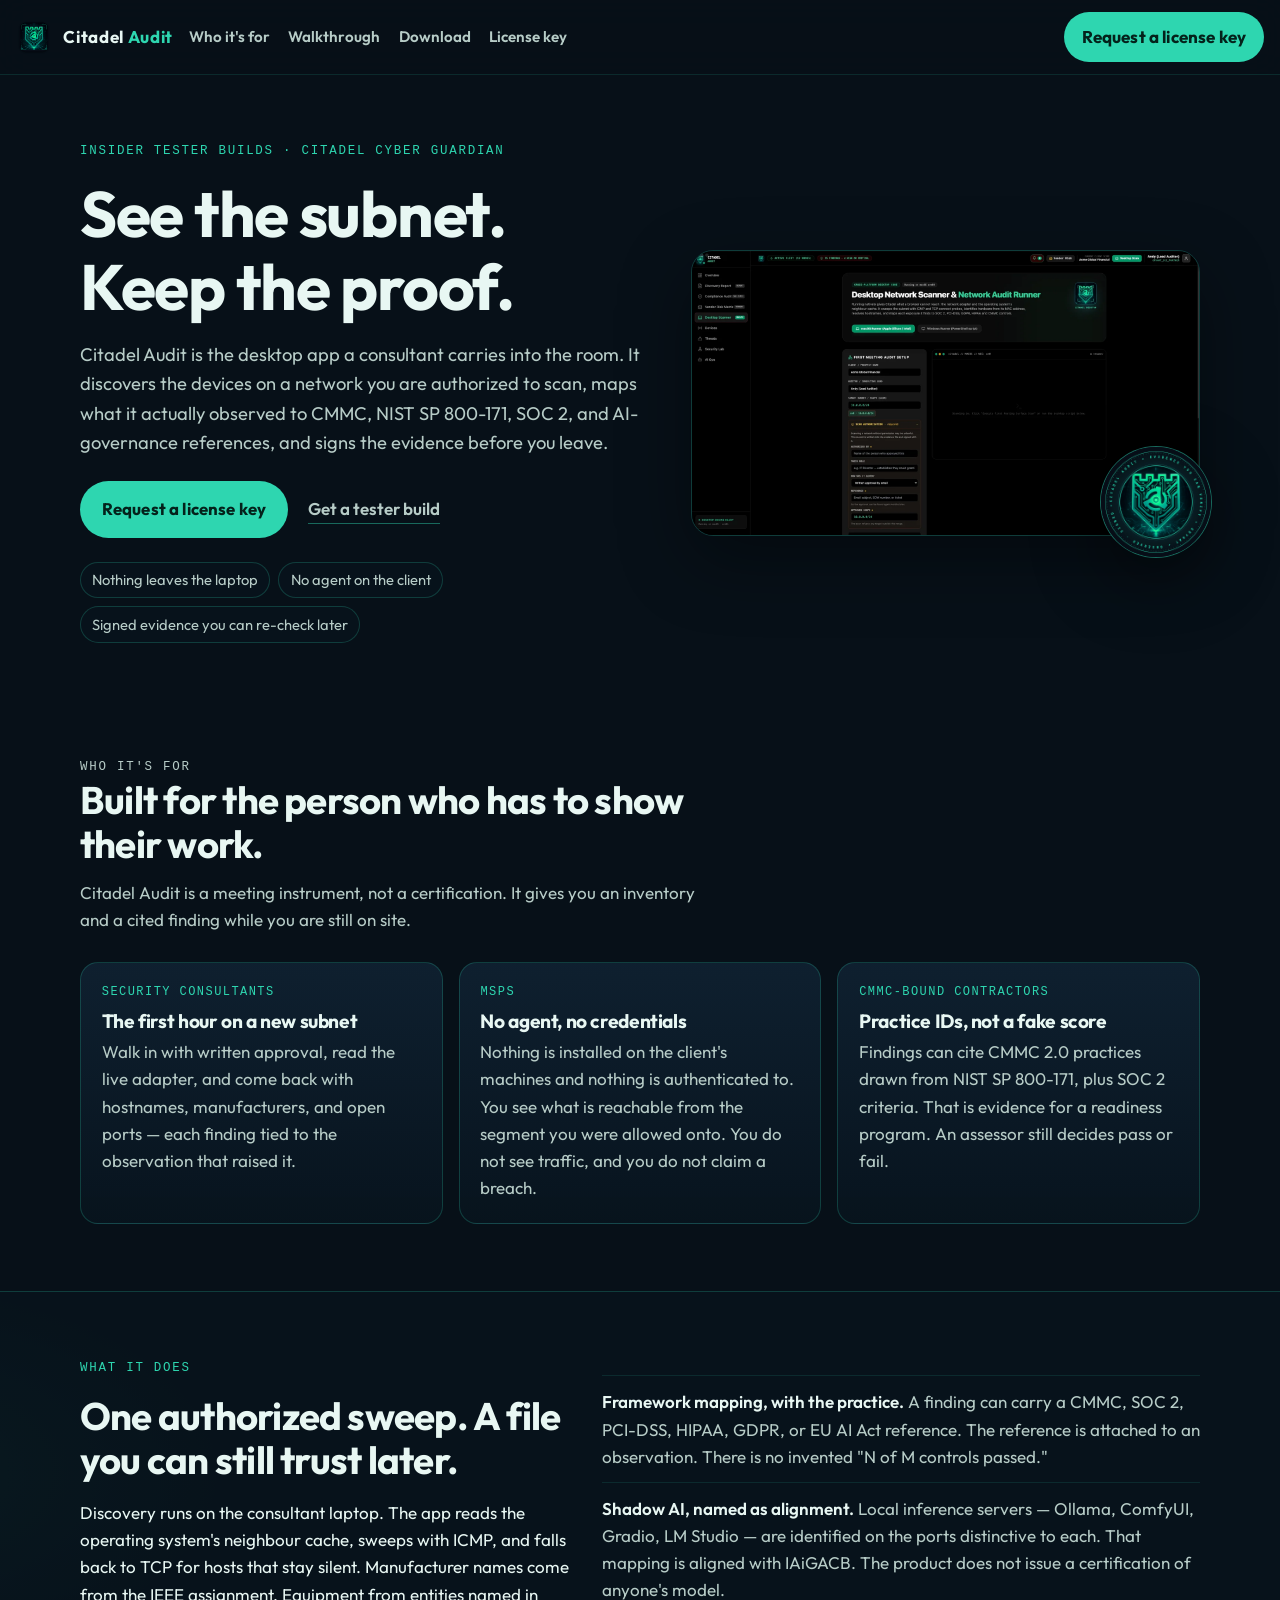
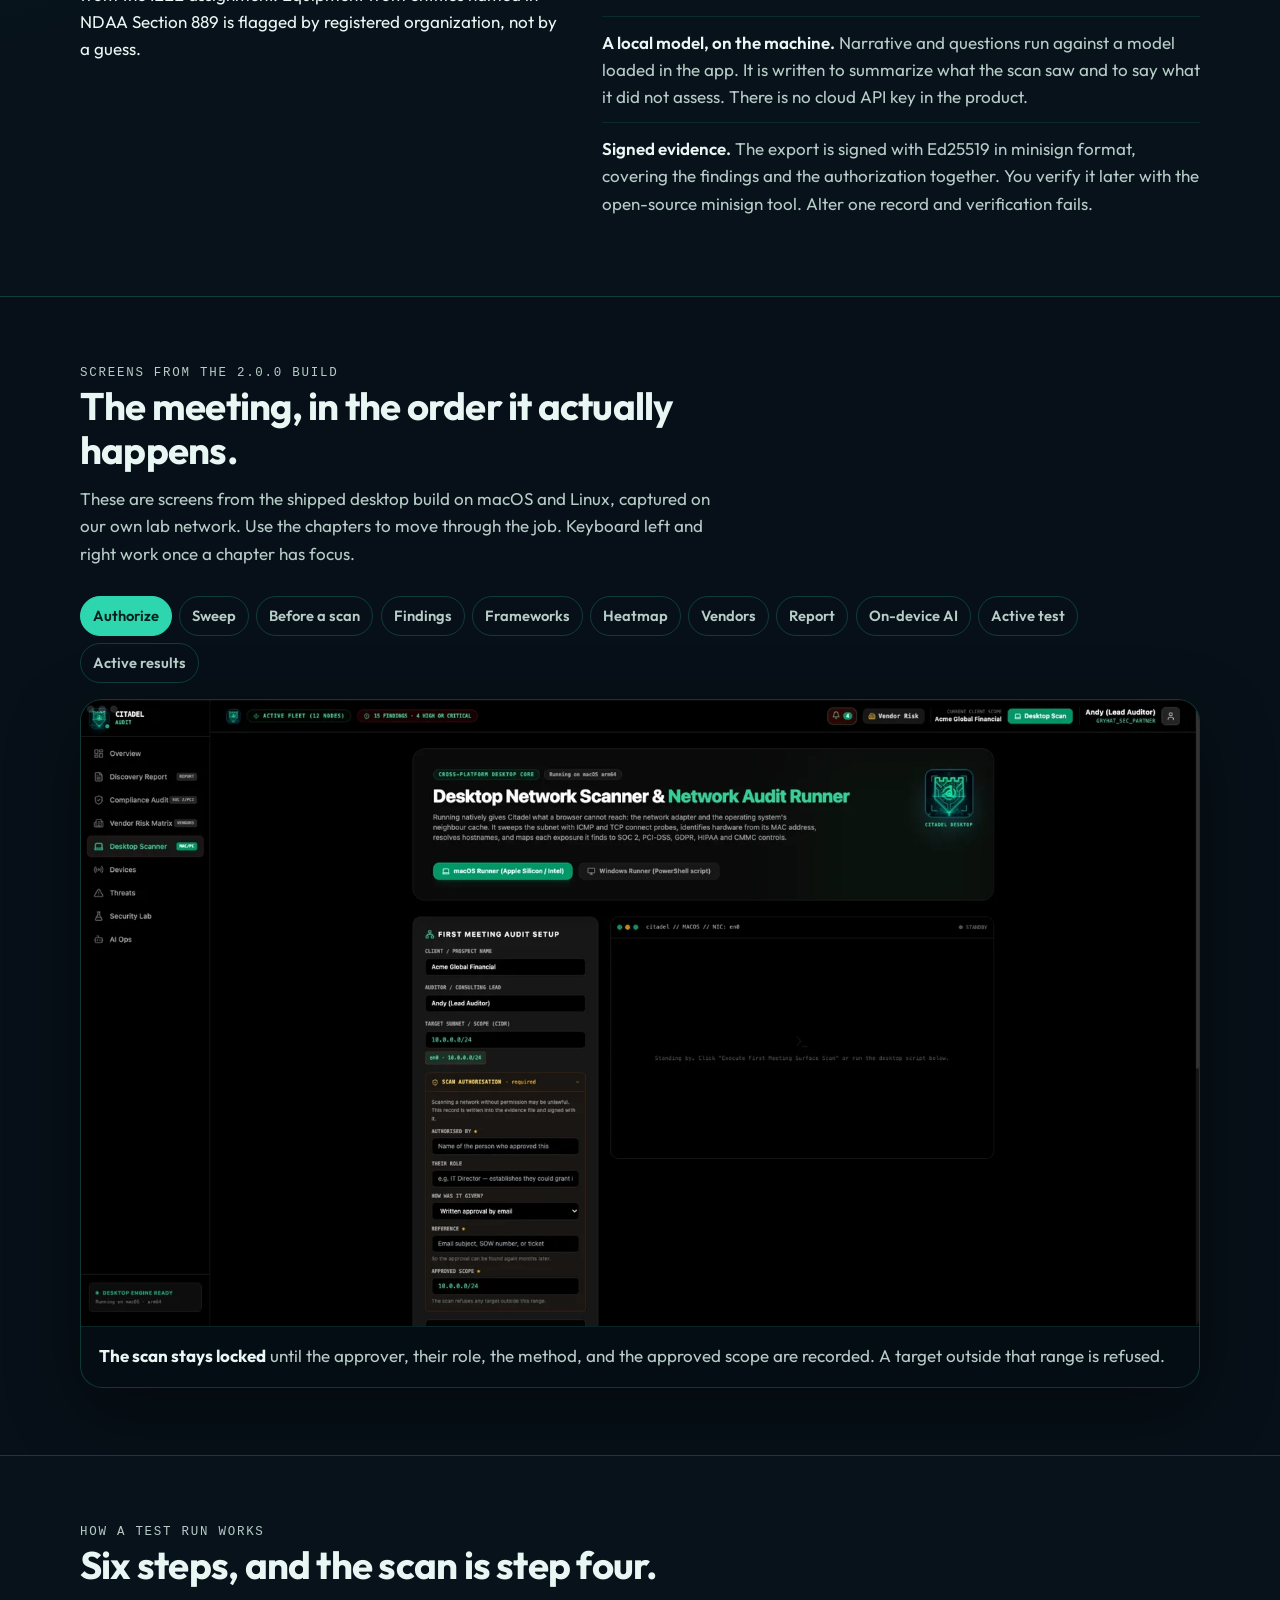
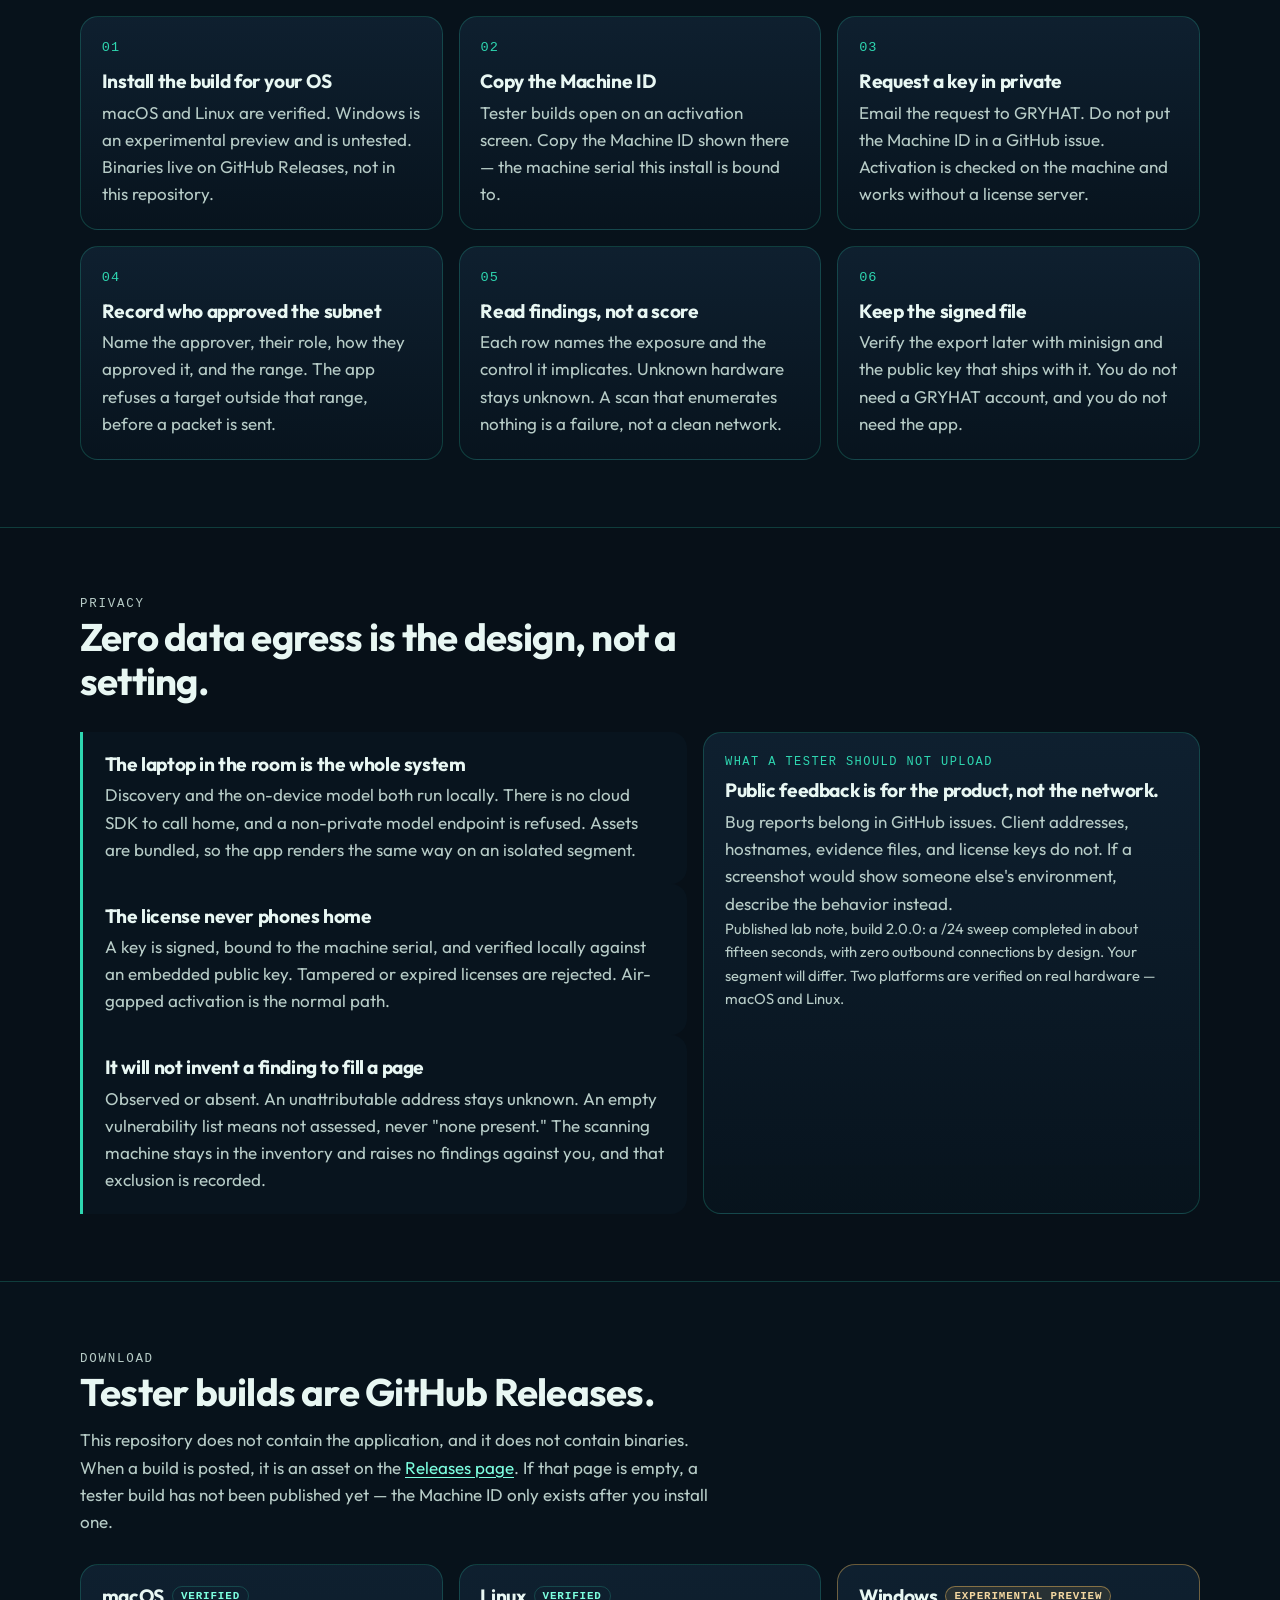
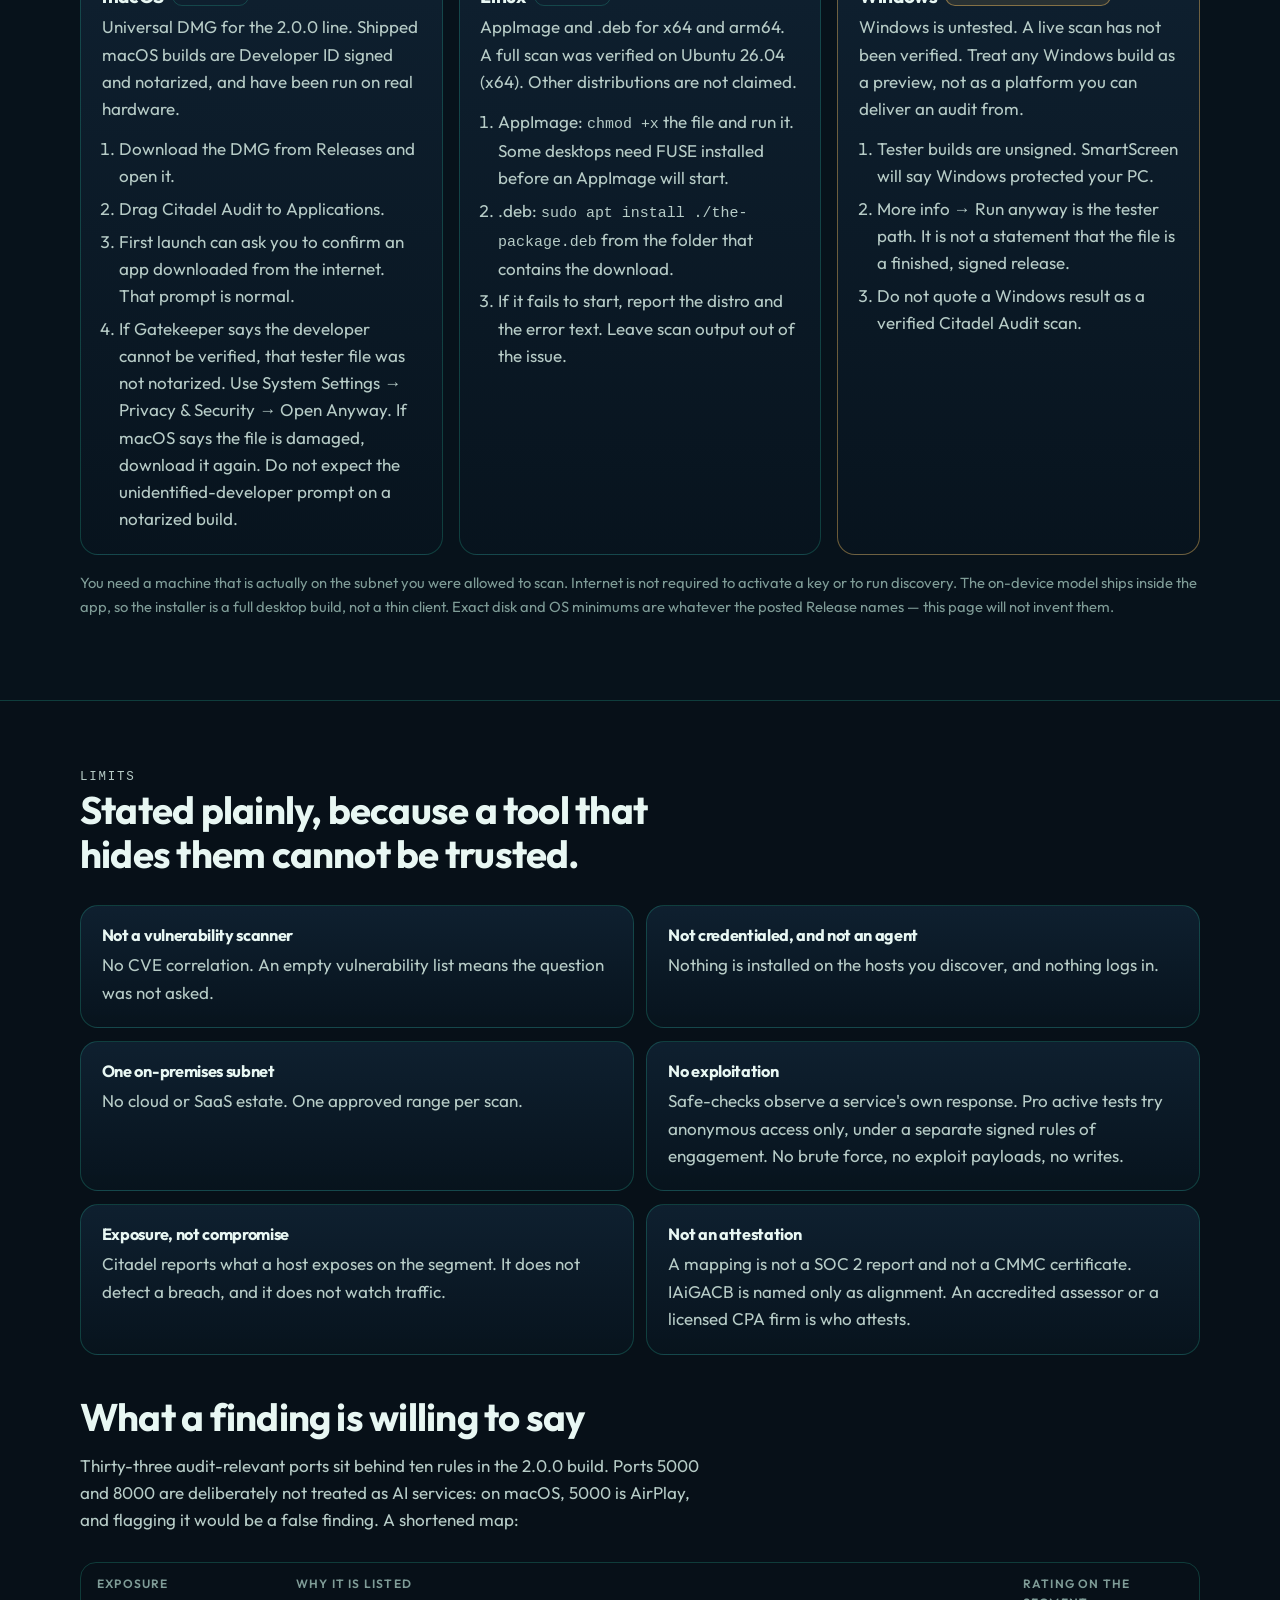
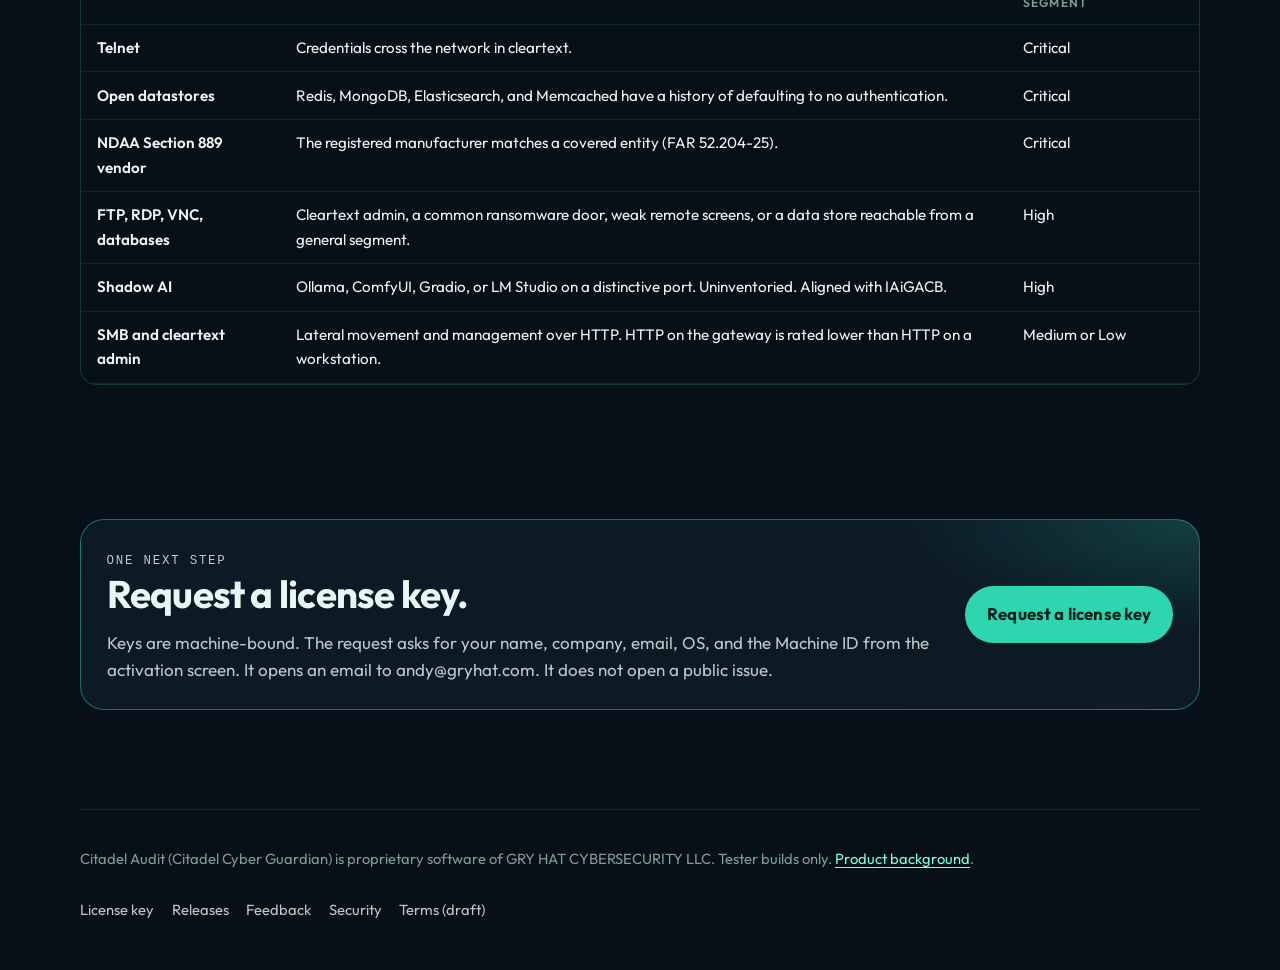
<file: docs/index.html>
<!DOCTYPE html>
<html lang="en">
<head>
  <meta charset="utf-8">
  <meta name="viewport" content="width=device-width, initial-scale=1">
  <title>Citadel Audit — evidence-cited network audits, on the laptop</title>
  <meta name="description" content="Citadel Audit is the on-device network audit for consultants, MSPs, and CMMC contractors. Signed evidence, a local model, no data egress. Insider tester builds.">
  <link rel="canonical" href="https://thegryhat.github.io/citadel-audit/">
  <meta name="theme-color" content="#071018">
  <meta property="og:title" content="Citadel Audit — evidence you can verify">
  <meta property="og:description" content="Discover the devices on a network you are authorized to scan. Findings cite what was observed. The evidence file is signed. Nothing leaves the laptop.">
  <meta property="og:type" content="website">
  <meta property="og:url" content="https://thegryhat.github.io/citadel-audit/">
  <meta property="og:image" content="https://thegryhat.github.io/citadel-audit/assets/og-citadel-audit.jpg">
  <meta property="og:image:alt" content="Citadel Audit by GRYHAT — evidence you can verify">
  <meta property="og:image:width" content="1200">
  <meta property="og:image:height" content="630">
  <meta property="og:site_name" content="Citadel Audit">
  <meta property="og:locale" content="en_US">
  <meta name="twitter:card" content="summary_large_image">
  <meta name="twitter:title" content="Citadel Audit — evidence you can verify">
  <meta name="twitter:description" content="On-device discovery for consultants and CMMC-bound contractors. Signed evidence. No data egress.">
  <meta name="twitter:image" content="https://thegryhat.github.io/citadel-audit/assets/og-citadel-audit.jpg">
  <meta name="twitter:image:alt" content="Citadel Audit by GRYHAT — evidence you can verify">
  <link rel="icon" href="favicon.png" type="image/png">
  <link rel="apple-touch-icon" href="apple-touch-icon.png">
  <link rel="manifest" href="site.webmanifest">
  <link rel="stylesheet" href="css/site.css">
  <script type="application/ld+json">
  {
    "@context": "https://schema.org",
    "@type": "SoftwareApplication",
    "name": "Citadel Audit",
    "alternateName": "Citadel Cyber Guardian",
    "applicationCategory": "SecurityApplication",
    "operatingSystem": "macOS, Linux, Windows",
    "description": "Desktop app that discovers devices on an authorized network and produces evidence-cited security and compliance mappings, with signed exports and a local on-device model. Zero data egress.",
    "softwareVersion": "2.0.0",
    "url": "https://thegryhat.github.io/citadel-audit/",
    "image": "https://thegryhat.github.io/citadel-audit/assets/og-citadel-audit.jpg",
    "downloadUrl": "https://github.com/TheGRYHAT/citadel-audit/releases",
    "publisher": {
      "@type": "Organization",
      "name": "GRY HAT CYBERSECURITY LLC",
      "url": "https://www.gryhat.com"
    },
    "offers": {
      "@type": "Offer",
      "availability": "https://schema.org/LimitedAvailability",
      "description": "Insider tester builds. A machine-bound license key is required and is requested privately."
    }
  }
  </script>
</head>
<body>
  <a class="skip" href="#content">Skip to content</a>
  <header class="site-header">
    <a class="brand" href="index.html">
      <img src="assets/citadel-audit-icon.webp" alt="" width="36" height="36">
      <span>Citadel <em>Audit</em></span>
    </a>
    <nav class="site-nav" id="site-nav" data-nav>
      <a href="#who">Who it's for</a>
      <a href="#walkthrough">Walkthrough</a>
      <a href="#download">Download</a>
      <a href="request.html">License key</a>
    </nav>
    <button class="btn btn-ghost menu-toggle" type="button" data-menu-toggle aria-expanded="false" aria-controls="site-nav">Menu</button>
    <a class="btn header-cta" href="request.html"><span class="cta-long">Request a license key</span><span class="cta-short">License key</span></a>
  </header>

  <main id="content">
    <div class="wrap hero">
      <div>
        <p class="eyebrow">Insider tester builds · Citadel Cyber Guardian</p>
        <h1>See the subnet. Keep the proof.</h1>
        <p class="lede">Citadel Audit is the desktop app a consultant carries into the room. It discovers the devices on a network you are authorized to scan, maps what it actually observed to CMMC, NIST SP 800-171, SOC 2, and AI-governance references, and signs the evidence before you leave.</p>
        <div class="hero-actions">
          <a class="btn btn-lg" href="request.html">Request a license key</a>
          <a class="text-link" href="#download">Get a tester build</a>
        </div>
        <ul class="promises">
          <li>Nothing leaves the laptop</li>
          <li>No agent on the client</li>
          <li>Signed evidence you can re-check later</li>
        </ul>
      </div>
      <figure class="hero-visual">
        <img src="assets/screens/scanner-setup.webp" alt="Citadel Audit desktop scanner. The first-meeting setup stays locked until the approver, their role, the method, and the approved subnet are recorded.">
        <img class="seal-float" src="assets/citadel-audit-seal.webp" alt="">
      </figure>
    </div>

    <section class="section" id="who">
      <div class="wrap">
        <div class="section-head">
          <p class="eyebrow">Who it's for</p>
          <h2>Built for the person who has to show their work.</h2>
          <p>Citadel Audit is a meeting instrument, not a certification. It gives you an inventory and a cited finding while you are still on site.</p>
        </div>
        <div class="audience">
          <article>
            <span class="kicker">Security consultants</span>
            <h3>The first hour on a new subnet</h3>
            <p>Walk in with written approval, read the live adapter, and come back with hostnames, manufacturers, and open ports — each finding tied to the observation that raised it.</p>
          </article>
          <article>
            <span class="kicker">MSPs</span>
            <h3>No agent, no credentials</h3>
            <p>Nothing is installed on the client's machines and nothing is authenticated to. You see what is reachable from the segment you were allowed onto. You do not see traffic, and you do not claim a breach.</p>
          </article>
          <article>
            <span class="kicker">CMMC-bound contractors</span>
            <h3>Practice IDs, not a fake score</h3>
            <p>Findings can cite CMMC 2.0 practices drawn from NIST SP 800-171, plus SOC 2 criteria. That is evidence for a readiness program. An assessor still decides pass or fail.</p>
          </article>
        </div>
      </div>
    </section>

    <section class="section band" id="product">
      <div class="wrap split">
        <div>
          <p class="eyebrow">What it does</p>
          <h2>One authorized sweep. A file you can still trust later.</h2>
          <p>Discovery runs on the consultant laptop. The app reads the operating system's neighbour cache, sweeps with ICMP, and falls back to TCP for hosts that stay silent. Manufacturer names come from the IEEE assignment. Equipment from entities named in NDAA Section 889 is flagged by registered organization, not by a guess.</p>
        </div>
        <ul class="fact-list">
          <li><strong>Framework mapping, with the practice.</strong> A finding can carry a CMMC, SOC 2, PCI-DSS, HIPAA, GDPR, or EU AI Act reference. The reference is attached to an observation. There is no invented "N of M controls passed."</li>
          <li><strong>Shadow AI, named as alignment.</strong> Local inference servers — Ollama, ComfyUI, Gradio, LM Studio — are identified on the ports distinctive to each. That mapping is aligned with IAiGACB. The product does not issue a certification of anyone's model.</li>
          <li><strong>A local model, on the machine.</strong> Narrative and questions run against a model loaded in the app. It is written to summarize what the scan saw and to say what it did not assess. There is no cloud API key in the product.</li>
          <li><strong>Signed evidence.</strong> The export is signed with Ed25519 in minisign format, covering the findings and the authorization together. You verify it later with the open-source minisign tool. Alter one record and verification fails.</li>
        </ul>
      </div>
    </section>

    <section class="section" id="walkthrough">
      <div class="wrap">
        <div class="section-head">
          <p class="eyebrow">Screens from the 2.0.0 build</p>
          <h2>The meeting, in the order it actually happens.</h2>
          <p>These are screens from the shipped desktop build on macOS and Linux, captured on our own lab network. Use the chapters to move through the job. Keyboard left and right work once a chapter has focus.</p>
        </div>
        <div class="story" data-story>
          <div class="story-nav" role="tablist" aria-label="Product walkthrough">
            <button type="button" role="tab" data-frame-tab="frame-authorize" aria-selected="true">Authorize</button>
            <button type="button" role="tab" data-frame-tab="frame-sweep" aria-selected="false">Sweep</button>
            <button type="button" role="tab" data-frame-tab="frame-empty" aria-selected="false">Before a scan</button>
            <button type="button" role="tab" data-frame-tab="frame-findings" aria-selected="false">Findings</button>
            <button type="button" role="tab" data-frame-tab="frame-frameworks" aria-selected="false">Frameworks</button>
            <button type="button" role="tab" data-frame-tab="frame-heatmap" aria-selected="false">Heatmap</button>
            <button type="button" role="tab" data-frame-tab="frame-vendors" aria-selected="false">Vendors</button>
            <button type="button" role="tab" data-frame-tab="frame-report" aria-selected="false">Report</button>
            <button type="button" role="tab" data-frame-tab="frame-ai" aria-selected="false">On-device AI</button>
            <button type="button" role="tab" data-frame-tab="frame-roe" aria-selected="false">Active test</button>
            <button type="button" role="tab" data-frame-tab="frame-active" aria-selected="false">Active results</button>
          </div>

          <figure class="story-frame is-active" id="frame-authorize" data-frame>
            <img src="assets/screens/scanner-setup.webp" alt="First-meeting audit setup. Scan authorization fields for who approved the scan, their role, how approval was given, a reference, and the approved subnet.">
            <figcaption><strong>The scan stays locked</strong> until the approver, their role, the method, and the approved scope are recorded. A target outside that range is refused.</figcaption>
          </figure>
          <figure class="story-frame" id="frame-sweep" data-frame>
            <img src="assets/screens/linux-scan-complete.webp" alt="Linux desktop after an authorized sweep. The log shows the scope, the recorded authorization, and a completed enumeration.">
            <figcaption><strong>Same app on Ubuntu (x64).</strong> A published lab run of build 2.0.0 enumerated 14 devices in 10.9 seconds, with the authorization already on the record. That is a lab measurement, not a promise about your network.</figcaption>
          </figure>
          <figure class="story-frame" id="frame-empty" data-frame>
            <img src="assets/screens/linux-no-scan-data.webp" alt="Dashboard before any scan, stating there is no data to report.">
            <figcaption><strong>No data is not a clean bill.</strong> Before a scan runs, the dashboard says there is nothing to report. It does not show a reassuring default.</figcaption>
          </figure>
          <figure class="story-frame" id="frame-findings" data-frame>
            <img src="assets/screens/findings-table.webp" alt="Findings table with a practice identifier, the literal observation, and remediation for each row.">
            <figcaption><strong>Each finding carries the practice, the literal observation, and the remediation.</strong> Severity describes exposure seen on the segment. The scanner cannot tell whether a service is patched.</figcaption>
          </figure>
          <figure class="story-frame" id="frame-frameworks" data-frame>
            <img src="assets/screens/compliance-frameworks.webp" alt="Framework overview built from observed findings across CMMC, SOC 2, PCI-DSS, GDPR, HIPAA, and AI governance.">
            <figcaption><strong>CMMC, SOC 2, PCI-DSS, GDPR, HIPAA, and AI governance</strong> — rows that exist because a finding exists. AI-governance references are aligned with IAiGACB. They are not a certification.</figcaption>
          </figure>
          <figure class="story-frame" id="frame-heatmap" data-frame>
            <img src="assets/screens/compliance-heatmap.webp" alt="Compliance heatmap of discovered devices against frameworks, colored by the exposure observed.">
            <figcaption><strong>Every discovered device against every framework</strong>, colored by the exposure actually seen. An empty cell is not a pass.</figcaption>
          </figure>
          <figure class="story-frame" id="frame-vendors" data-frame>
            <img src="assets/screens/vendor-risk.webp" alt="Vendor risk matrix with hardware attribution and NDAA status.">
            <figcaption><strong>Hardware attribution and NDAA status.</strong> Randomised addresses are reported as unattributable. They are not guessed.</figcaption>
          </figure>
          <figure class="story-frame" id="frame-report" data-frame>
            <img src="assets/screens/report-summary.webp" alt="Executive audit report summarizing findings and implicated frameworks.">
            <figcaption><strong>The report you keep.</strong> Findings and implicated frameworks, produced in the meeting. Findings only — not a certification.</figcaption>
          </figure>
          <figure class="story-frame" id="frame-ai" data-frame>
            <img src="assets/screens/linux-local-ai.webp" alt="On-device AI Ops panel answering from the last scan and stating what the scan did not assess.">
            <figcaption><strong>Asked for an analysis, the on-device model summarized only what the scan saw</strong> — and said what it did not assess. No CVE correlation, no credentialed inspection, no traffic analysis.</figcaption>
          </figure>
          <figure class="story-frame" id="frame-roe" data-frame>
            <img src="assets/screens/active-test-roe.webp" alt="Rules of engagement screen for authorized active testing, separate from discovery consent.">
            <figcaption><strong>Active testing needs its own signed permission</strong>, separate from discovery consent, and that permission is written into the evidence. It is a Pro capability.</figcaption>
          </figure>
          <figure class="story-frame" id="frame-active" data-frame>
            <img src="assets/screens/active-test-complete.webp" alt="Completed authorized active test, with checks that did not apply marked as skipped rather than passed.">
            <figcaption><strong>Every run is logged with who authorized it and who signed it.</strong> Checks that do not apply are skipped and said so. They are not counted as passes.</figcaption>
          </figure>
        </div>
      </div>
    </section>

    <section class="section band" id="how">
      <div class="wrap">
        <div class="section-head">
          <p class="eyebrow">How a test run works</p>
          <h2>Six steps, and the scan is step four.</h2>
        </div>
        <ol class="steps">
          <li class="step">
            <h3>Install the build for your OS</h3>
            <p>macOS and Linux are verified. Windows is an experimental preview and is untested. Binaries live on GitHub Releases, not in this repository.</p>
          </li>
          <li class="step">
            <h3>Copy the Machine ID</h3>
            <p>Tester builds open on an activation screen. Copy the Machine ID shown there — the machine serial this install is bound to.</p>
          </li>
          <li class="step">
            <h3>Request a key in private</h3>
            <p>Email the request to GRYHAT. Do not put the Machine ID in a GitHub issue. Activation is checked on the machine and works without a license server.</p>
          </li>
          <li class="step">
            <h3>Record who approved the subnet</h3>
            <p>Name the approver, their role, how they approved it, and the range. The app refuses a target outside that range, before a packet is sent.</p>
          </li>
          <li class="step">
            <h3>Read findings, not a score</h3>
            <p>Each row names the exposure and the control it implicates. Unknown hardware stays unknown. A scan that enumerates nothing is a failure, not a clean network.</p>
          </li>
          <li class="step">
            <h3>Keep the signed file</h3>
            <p>Verify the export later with minisign and the public key that ships with it. You do not need a GRYHAT account, and you do not need the app.</p>
          </li>
        </ol>
      </div>
    </section>

    <section class="section" id="privacy">
      <div class="wrap">
        <div class="section-head">
          <p class="eyebrow">Privacy</p>
          <h2>Zero data egress is the design, not a setting.</h2>
        </div>
        <div class="principles">
          <div>
            <article class="principle">
              <h3>The laptop in the room is the whole system</h3>
              <p>Discovery and the on-device model both run locally. There is no cloud SDK to call home, and a non-private model endpoint is refused. Assets are bundled, so the app renders the same way on an isolated segment.</p>
            </article>
            <article class="principle">
              <h3>The license never phones home</h3>
              <p>A key is signed, bound to the machine serial, and verified locally against an embedded public key. Tampered or expired licenses are rejected. Air-gapped activation is the normal path.</p>
            </article>
            <article class="principle">
              <h3>It will not invent a finding to fill a page</h3>
              <p>Observed or absent. An unattributable address stays unknown. An empty vulnerability list means not assessed, never "none present." The scanning machine stays in the inventory and raises no findings against you, and that exclusion is recorded.</p>
            </article>
          </div>
          <div class="panel">
            <span class="kicker">What a tester should not upload</span>
            <h3>Public feedback is for the product, not the network.</h3>
            <p>Bug reports belong in GitHub issues. Client addresses, hostnames, evidence files, and license keys do not. If a screenshot would show someone else's environment, describe the behavior instead.</p>
            <p class="quiet-note">Published lab note, build 2.0.0: a /24 sweep completed in about fifteen seconds, with zero outbound connections by design. Your segment will differ. Two platforms are verified on real hardware — macOS and Linux.</p>
          </div>
        </div>
      </div>
    </section>

    <section class="section band" id="download">
      <div class="wrap">
        <div class="section-head">
          <p class="eyebrow">Download</p>
          <h2>Tester builds are GitHub Releases.</h2>
          <p>This repository does not contain the application, and it does not contain binaries. When a build is posted, it is an asset on the <a href="https://github.com/TheGRYHAT/citadel-audit/releases">Releases page</a>. If that page is empty, a tester build has not been published yet — the Machine ID only exists after you install one.</p>
        </div>
        <div class="os-grid">
          <article class="os-card">
            <h3>macOS <span class="tag">Verified</span></h3>
            <p>Universal DMG for the 2.0.0 line. Shipped macOS builds are Developer ID signed and notarized, and have been run on real hardware.</p>
            <ol>
              <li>Download the DMG from Releases and open it.</li>
              <li>Drag Citadel Audit to Applications.</li>
              <li>First launch can ask you to confirm an app downloaded from the internet. That prompt is normal.</li>
              <li>If Gatekeeper says the developer cannot be verified, that tester file was not notarized. Use System Settings → Privacy &amp; Security → Open Anyway. If macOS says the file is damaged, download it again. Do not expect the unidentified-developer prompt on a notarized build.</li>
            </ol>
          </article>
          <article class="os-card">
            <h3>Linux <span class="tag">Verified</span></h3>
            <p>AppImage and .deb for x64 and arm64. A full scan was verified on Ubuntu 26.04 (x64). Other distributions are not claimed.</p>
            <ol>
              <li>AppImage: <code>chmod +x</code> the file and run it. Some desktops need FUSE installed before an AppImage will start.</li>
              <li>.deb: <code>sudo apt install ./the-package.deb</code> from the folder that contains the download.</li>
              <li>If it fails to start, report the distro and the error text. Leave scan output out of the issue.</li>
            </ol>
          </article>
          <article class="os-card experimental">
            <h3>Windows <span class="tag tag-amber">Experimental preview</span></h3>
            <p>Windows is untested. A live scan has not been verified. Treat any Windows build as a preview, not as a platform you can deliver an audit from.</p>
            <ol>
              <li>Tester builds are unsigned. SmartScreen will say Windows protected your PC.</li>
              <li>More info → Run anyway is the tester path. It is not a statement that the file is a finished, signed release.</li>
              <li>Do not quote a Windows result as a verified Citadel Audit scan.</li>
            </ol>
          </article>
        </div>
        <p class="quiet-note">You need a machine that is actually on the subnet you were allowed to scan. Internet is not required to activate a key or to run discovery. The on-device model ships inside the app, so the installer is a full desktop build, not a thin client. Exact disk and OS minimums are whatever the posted Release names — this page will not invent them.</p>
      </div>
    </section>

    <section class="section" id="limits">
      <div class="wrap">
        <div class="section-head">
          <p class="eyebrow">Limits</p>
          <h2>Stated plainly, because a tool that hides them cannot be trusted.</h2>
        </div>
        <div class="limits">
          <article class="limit">
            <h3>Not a vulnerability scanner</h3>
            <p>No CVE correlation. An empty vulnerability list means the question was not asked.</p>
          </article>
          <article class="limit">
            <h3>Not credentialed, and not an agent</h3>
            <p>Nothing is installed on the hosts you discover, and nothing logs in.</p>
          </article>
          <article class="limit">
            <h3>One on-premises subnet</h3>
            <p>No cloud or SaaS estate. One approved range per scan.</p>
          </article>
          <article class="limit">
            <h3>No exploitation</h3>
            <p>Safe-checks observe a service's own response. Pro active tests try anonymous access only, under a separate signed rules of engagement. No brute force, no exploit payloads, no writes.</p>
          </article>
          <article class="limit">
            <h3>Exposure, not compromise</h3>
            <p>Citadel reports what a host exposes on the segment. It does not detect a breach, and it does not watch traffic.</p>
          </article>
          <article class="limit">
            <h3>Not an attestation</h3>
            <p>A mapping is not a SOC 2 report and not a CMMC certificate. IAiGACB is named only as alignment. An accredited assessor or a licensed CPA firm is who attests.</p>
          </article>
        </div>

        <div class="section-head" style="margin-top:2.5rem">
          <h2>What a finding is willing to say</h2>
          <p>Thirty-three audit-relevant ports sit behind ten rules in the 2.0.0 build. Ports 5000 and 8000 are deliberately not treated as AI services: on macOS, 5000 is AirPlay, and flagging it would be a false finding. A shortened map:</p>
        </div>
        <div class="table-scroll">
          <table class="exposure">
            <thead>
              <tr><th>Exposure</th><th>Why it is listed</th><th>Rating on the segment</th></tr>
            </thead>
            <tbody>
              <tr><td>Telnet</td><td>Credentials cross the network in cleartext.</td><td>Critical</td></tr>
              <tr><td>Open datastores</td><td>Redis, MongoDB, Elasticsearch, and Memcached have a history of defaulting to no authentication.</td><td>Critical</td></tr>
              <tr><td>NDAA Section 889 vendor</td><td>The registered manufacturer matches a covered entity (FAR 52.204-25).</td><td>Critical</td></tr>
              <tr><td>FTP, RDP, VNC, databases</td><td>Cleartext admin, a common ransomware door, weak remote screens, or a data store reachable from a general segment.</td><td>High</td></tr>
              <tr><td>Shadow AI</td><td>Ollama, ComfyUI, Gradio, or LM Studio on a distinctive port. Uninventoried. Aligned with IAiGACB.</td><td>High</td></tr>
              <tr><td>SMB and cleartext admin</td><td>Lateral movement and management over HTTP. HTTP on the gateway is rated lower than HTTP on a workstation.</td><td>Medium or Low</td></tr>
            </tbody>
          </table>
        </div>
      </div>
    </section>

    <section class="section" id="request">
      <div class="wrap">
        <div class="cta-band">
          <div>
            <p class="eyebrow">One next step</p>
            <h2>Request a license key.</h2>
            <p>Keys are machine-bound. The request asks for your name, company, email, OS, and the Machine ID from the activation screen. It opens an email to andy@gryhat.com. It does not open a public issue.</p>
          </div>
          <a class="btn btn-lg" href="request.html">Request a license key</a>
        </div>
      </div>
    </section>
  </main>

  <footer class="site-footer">
    <div class="wrap">
      <p>Citadel Audit (Citadel Cyber Guardian) is proprietary software of GRY HAT CYBERSECURITY LLC. Tester builds only. <a href="https://www.gryhat.com/services/citadel-audit">Product background</a>.</p>
      <nav class="footer-nav" aria-label="Footer">
        <a href="request.html">License key</a>
        <a href="https://github.com/TheGRYHAT/citadel-audit/releases">Releases</a>
        <a href="https://github.com/TheGRYHAT/citadel-audit/issues/new/choose">Feedback</a>
        <a href="https://github.com/TheGRYHAT/citadel-audit/blob/public/SECURITY.md">Security</a>
        <a href="https://github.com/TheGRYHAT/citadel-audit/blob/public/LICENSE">Terms (draft)</a>
      </nav>
    </div>
  </footer>
  <script src="js/site.js"></script>
</body>
</html>
</file>
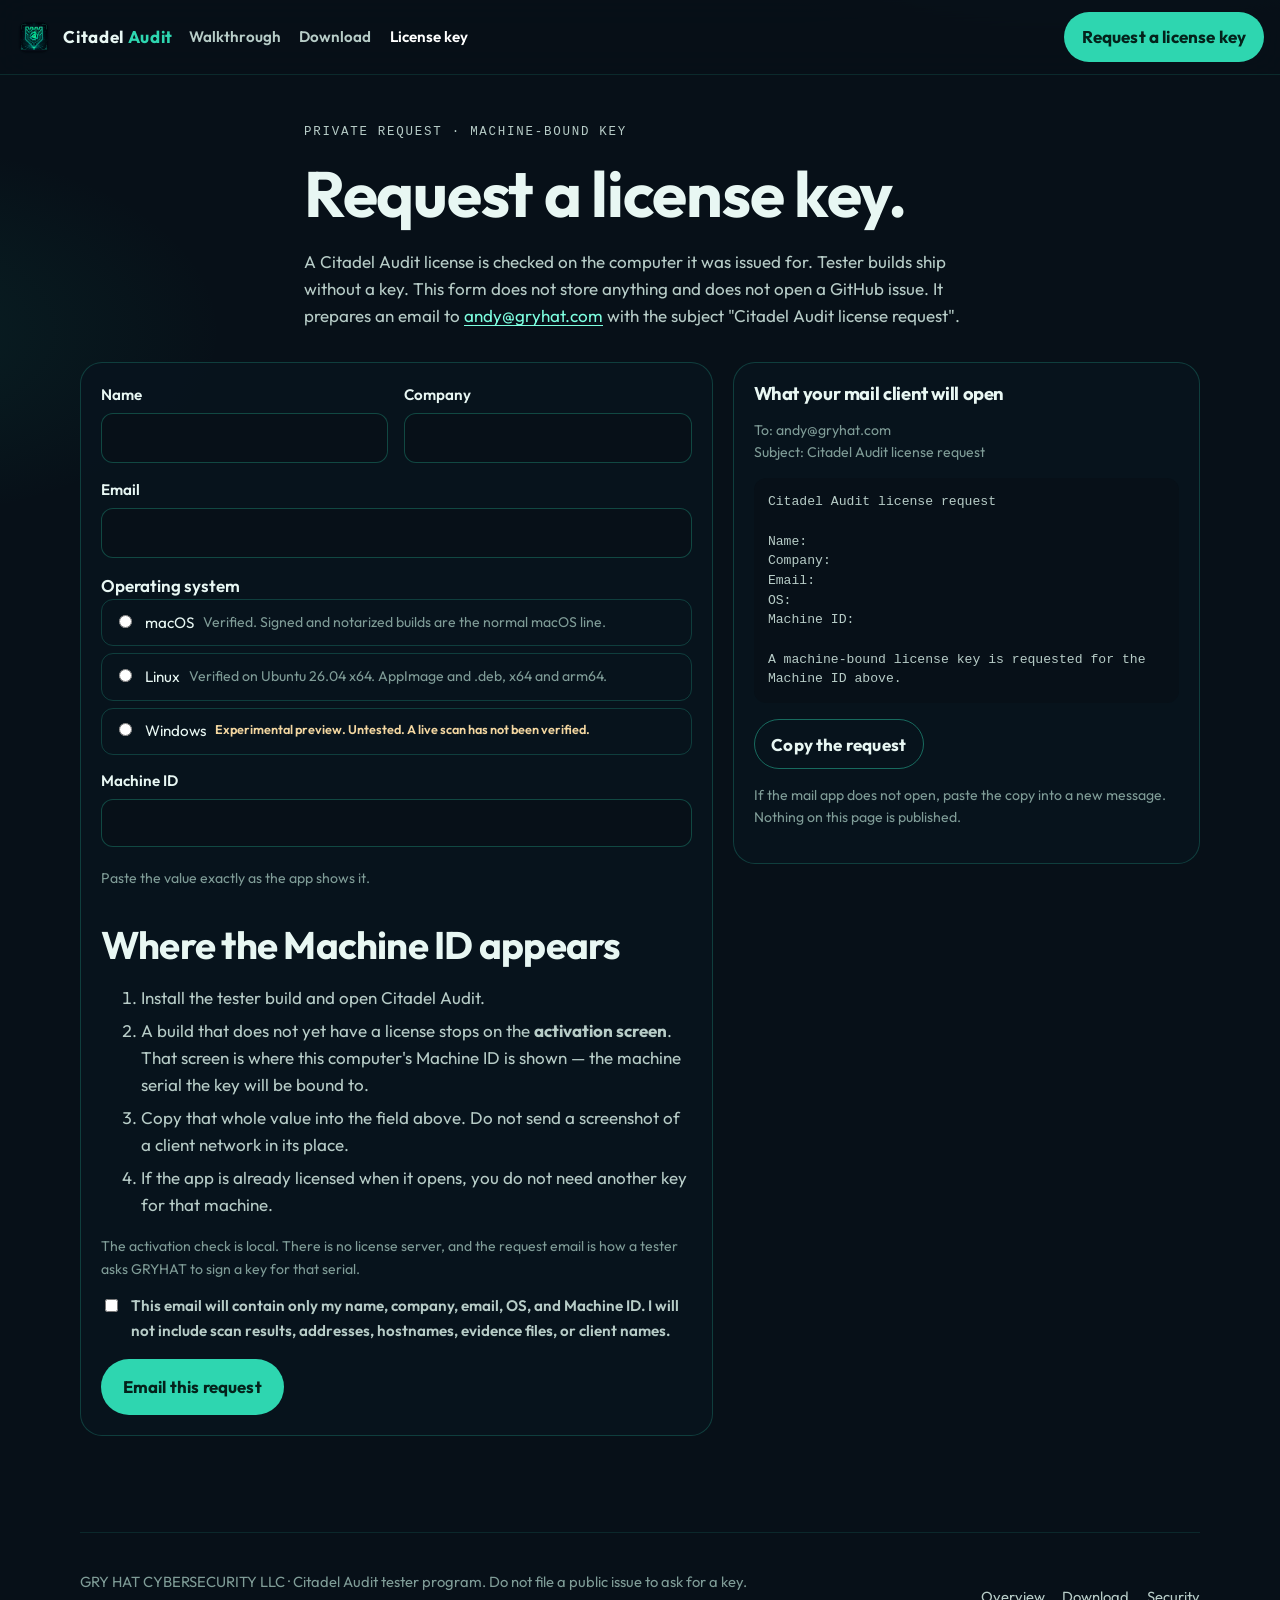
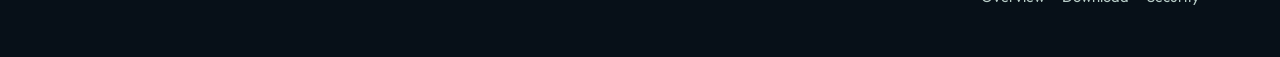
<file: docs/request.html>
<!DOCTYPE html>
<html lang="en">
<head>
  <meta charset="utf-8">
  <meta name="viewport" content="width=device-width, initial-scale=1">
  <title>Request a Citadel Audit license key</title>
  <meta name="description" content="Request a machine-bound Citadel Audit license. Send your name, company, email, OS, and the Machine ID from the activation screen. The request is a private email, not a GitHub issue.">
  <link rel="canonical" href="https://thegryhat.github.io/citadel-audit/request.html">
  <meta name="theme-color" content="#071018">
  <meta property="og:title" content="Request a Citadel Audit license key">
  <meta property="og:description" content="Machine-bound keys, requested in private. Name, company, email, OS, and the Machine ID from the activation screen.">
  <meta property="og:type" content="website">
  <meta property="og:url" content="https://thegryhat.github.io/citadel-audit/request.html">
  <meta property="og:image" content="https://thegryhat.github.io/citadel-audit/assets/og-citadel-audit.jpg">
  <meta property="og:image:alt" content="Citadel Audit by GRYHAT — evidence you can verify">
  <meta property="og:site_name" content="Citadel Audit">
  <meta name="twitter:card" content="summary_large_image">
  <meta name="twitter:title" content="Request a Citadel Audit license key">
  <meta name="twitter:description" content="A private email to GRYHAT. Do not put a Machine ID in a public issue.">
  <meta name="twitter:image" content="https://thegryhat.github.io/citadel-audit/assets/og-citadel-audit.jpg">
  <link rel="icon" href="favicon.png" type="image/png">
  <link rel="apple-touch-icon" href="apple-touch-icon.png">
  <link rel="manifest" href="site.webmanifest">
  <link rel="stylesheet" href="css/site.css">
</head>
<body>
  <a class="skip" href="#content">Skip to content</a>
  <header class="site-header">
    <a class="brand" href="index.html">
      <img src="assets/citadel-audit-icon.webp" alt="" width="36" height="36">
      <span>Citadel <em>Audit</em></span>
    </a>
    <nav class="site-nav" id="site-nav" data-nav>
      <a href="index.html#walkthrough">Walkthrough</a>
      <a href="index.html#download">Download</a>
      <a href="request.html" aria-current="page">License key</a>
    </nav>
    <button class="btn btn-ghost menu-toggle" type="button" data-menu-toggle aria-expanded="false" aria-controls="site-nav">Menu</button>
    <a class="btn header-cta" href="#form"><span class="cta-long">Request a license key</span><span class="cta-short">License key</span></a>
  </header>

  <main id="content">
    <div class="wrap page-intro">
      <p class="eyebrow">Private request · machine-bound key</p>
      <h1>Request a license key.</h1>
      <p>A Citadel Audit license is checked on the computer it was issued for. Tester builds ship without a key. This form does not store anything and does not open a GitHub issue. It prepares an email to <a href="mailto:andy@gryhat.com?subject=Citadel%20Audit%20license%20request">andy@gryhat.com</a> with the subject "Citadel Audit license request".</p>
    </div>

    <div class="wrap form-layout">
      <!--
        License requests are private. js/license-request.js owns the submit.
        To replace mailto with a hosted form later, set licenseRequestConfig.mode
        to "form" and fill endpoint. Do not point that endpoint at GitHub Issues.
      -->
      <form class="card" id="form" data-license-form novalidate action="mailto:andy@gryhat.com" method="post" enctype="text/plain">
        <input type="hidden" name="subject" value="Citadel Audit license request">
        <div class="fields">
          <div class="field">
            <label for="name">Name</label>
            <input id="name" name="name" autocomplete="name" required>
          </div>
          <div class="field">
            <label for="company">Company</label>
            <input id="company" name="company" autocomplete="organization" required>
          </div>
          <div class="field span-2">
            <label for="email">Email</label>
            <input id="email" name="email" type="email" autocomplete="email" required>
          </div>
          <fieldset class="field span-2">
            <legend>Operating system</legend>
            <div class="os-choices">
              <label><input type="radio" name="os" value="macOS" required> macOS <span class="hint">Verified. Signed and notarized builds are the normal macOS line.</span></label>
              <label><input type="radio" name="os" value="Linux"> Linux <span class="hint">Verified on Ubuntu 26.04 x64. AppImage and .deb, x64 and arm64.</span></label>
              <label><input type="radio" name="os" value="Windows (experimental preview, untested)"> Windows <small>Experimental preview. Untested. A live scan has not been verified.</small></label>
            </div>
          </fieldset>
          <div class="field span-2">
            <label for="machine">Machine ID</label>
            <input id="machine" name="machine" class="mono" spellcheck="false" autocapitalize="off" autocomplete="off" required aria-describedby="machine-help">
            <p class="hint" id="machine-help">Paste the value exactly as the app shows it.</p>
          </div>
        </div>

        <div class="where">
          <h2>Where the Machine ID appears</h2>
          <ol>
            <li>Install the tester build and open Citadel Audit.</li>
            <li>A build that does not yet have a license stops on the <strong>activation screen</strong>. That screen is where this computer's Machine ID is shown — the machine serial the key will be bound to.</li>
            <li>Copy that whole value into the field above. Do not send a screenshot of a client network in its place.</li>
            <li>If the app is already licensed when it opens, you do not need another key for that machine.</li>
          </ol>
          <p class="hint">The activation check is local. There is no license server, and the request email is how a tester asks GRYHAT to sign a key for that serial.</p>
        </div>

        <label class="check">
          <input type="checkbox" name="consent" required>
          <span>This email will contain only my name, company, email, OS, and Machine ID. I will not include scan results, addresses, hostnames, evidence files, or client names.</span>
        </label>

        <p class="form-error" data-form-error hidden></p>
        <button class="btn btn-lg" type="submit">Email this request</button>
        <noscript>
          <p>JavaScript is off. <a href="mailto:andy@gryhat.com?subject=Citadel%20Audit%20license%20request&amp;body=Name%3A%0ACompany%3A%0AEmail%3A%0AOS%3A%0AMachine%20ID%3A%0A%0AA%20machine-bound%20license%20key%20is%20requested%20for%20the%20Machine%20ID%20above.">Open the email</a> and fill in the same five fields. Subject: Citadel Audit license request.</p>
        </noscript>
      </form>

      <aside class="preview">
        <h2>What your mail client will open</h2>
        <p class="hint">To: andy@gryhat.com<br>Subject: Citadel Audit license request</p>
        <pre data-mail-preview></pre>
        <button class="btn btn-ghost" type="button" data-copy-request>Copy the request</button>
        <p class="hint">If the mail app does not open, paste the copy into a new message. Nothing on this page is published.</p>
      </aside>
    </div>
  </main>

  <footer class="site-footer">
    <div class="wrap">
      <p>GRY HAT CYBERSECURITY LLC · Citadel Audit tester program. Do not file a public issue to ask for a key.</p>
      <nav class="footer-nav" aria-label="Footer">
        <a href="index.html">Overview</a>
        <a href="index.html#download">Download</a>
        <a href="https://github.com/TheGRYHAT/citadel-audit/blob/public/SECURITY.md">Security</a>
      </nav>
    </div>
  </footer>
  <script src="js/site.js"></script>
  <script src="js/license-request.js"></script>
</body>
</html>
</file>
<file: docs/css/site.css>
/* Outfit, SIL OFL 1.1 — see ../assets/fonts/OFL.txt */
@font-face {
  font-family: Outfit;
  font-style: normal;
  font-weight: 400;
  font-display: swap;
  src: url("../assets/fonts/outfit-latin-400-normal.woff2") format("woff2");
}
@font-face {
  font-family: Outfit;
  font-style: normal;
  font-weight: 600;
  font-display: swap;
  src: url("../assets/fonts/outfit-latin-600-normal.woff2") format("woff2");
}
@font-face {
  font-family: Outfit;
  font-style: normal;
  font-weight: 700;
  font-display: swap;
  src: url("../assets/fonts/outfit-latin-700-normal.woff2") format("woff2");
}

:root {
  --bg: #071018;
  --bg-raised: #0c1a26;
  --bg-inset: #08141e;
  --ink: #e8f7f3;
  --muted: #b7ccc7;
  --faint: #7f9c97;
  --line: rgba(46, 214, 176, 0.22);
  --line-strong: rgba(46, 214, 176, 0.45);
  --teal: #2ed6b0;
  --teal-hot: #7dffe0;
  --teal-deep: #14967c;
  --teal-dim: rgba(46, 214, 176, 0.1);
  --amber: #e2b15a;
  --amber-dim: rgba(226, 177, 90, 0.12);
  --amber-ink: #f3d7a1;
  --shadow: 0 24px 70px rgba(0, 0, 0, 0.4);
  --sans: Outfit, "Avenir Next", "Segoe UI", "Helvetica Neue", sans-serif;
  --mono: ui-monospace, "SFMono-Regular", "Cascadia Code", Menlo, Consolas, monospace;
  --max: 1120px;
  --header: 4.5rem;
  --radius: 18px;
}

*,
*::before,
*::after { box-sizing: border-box; }

html { scroll-behavior: smooth; }

body {
  margin: 0;
  background:
    radial-gradient(900px 420px at 85% -10%, rgba(46, 214, 176, 0.16), transparent 55%),
    radial-gradient(700px 380px at -10% 20%, rgba(20, 150, 124, 0.12), transparent 50%),
    var(--bg);
  color: var(--ink);
  font-family: var(--sans);
  font-size: 1.0625rem;
  line-height: 1.6;
  text-rendering: optimizeLegibility;
}

img { max-width: 100%; height: auto; display: block; }

a { color: var(--teal-hot); text-decoration-thickness: 1px; text-underline-offset: 0.18em; }
a:hover { color: white; }

:focus-visible {
  outline: 2px solid var(--teal-hot);
  outline-offset: 3px;
}

.skip {
  position: absolute;
  left: 1rem;
  top: -4rem;
  background: var(--teal);
  color: #04221b;
  padding: 0.6rem 0.9rem;
  border-radius: 8px;
  z-index: 20;
  font-weight: 700;
}
.skip:focus { top: 0.75rem; }

.wrap {
  width: min(var(--max), calc(100% - 2rem));
  margin-inline: auto;
}

.site-header {
  position: sticky;
  top: 0;
  z-index: 10;
  display: flex;
  align-items: center;
  gap: 1rem;
  min-height: var(--header);
  padding: 0.75rem 1rem;
  background: rgba(7, 16, 24, 0.86);
  border-bottom: 1px solid rgba(46, 214, 176, 0.14);
  backdrop-filter: blur(16px);
}

.brand {
  display: flex;
  align-items: center;
  gap: 0.7rem;
  color: var(--ink);
  text-decoration: none;
  font-weight: 700;
  letter-spacing: 0.04em;
  white-space: nowrap;
  flex: none;
}
.brand img {
  width: 36px;
  height: 36px;
  border-radius: 8px;
}
.brand em {
  font-style: normal;
  color: var(--teal);
}

.header-cta { margin-left: auto; flex: none; white-space: nowrap; }
.cta-short { display: none; }

.btn.menu-toggle { display: none; }

.site-nav {
  display: flex;
  align-items: center;
  gap: 1.15rem;
}
.site-nav a {
  color: var(--muted);
  text-decoration: none;
  font-size: 0.95rem;
  font-weight: 600;
}
.site-nav a:hover,
.site-nav a[aria-current="page"] { color: white; }

.btn {
  display: inline-flex;
  align-items: center;
  justify-content: center;
  gap: 0.4rem;
  min-height: 44px;
  padding: 0.65rem 1.05rem;
  border-radius: 999px;
  border: 1px solid transparent;
  background: var(--teal);
  color: #04221b;
  font: inherit;
  font-weight: 700;
  letter-spacing: 0.01em;
  text-decoration: none;
  cursor: pointer;
}
.btn:hover { background: var(--teal-hot); color: #04221b; }
.btn-lg { min-height: 52px; padding: 0.85rem 1.3rem; font-size: 1.05rem; }
.btn-ghost {
  background: transparent;
  color: var(--ink);
  border-color: var(--line-strong);
}
.btn-ghost:hover { background: var(--teal-dim); color: white; }
.btn[disabled],
.btn:disabled {
  opacity: 0.45;
  cursor: not-allowed;
}

.text-link {
  color: var(--muted);
  font-weight: 600;
  text-decoration: none;
  border-bottom: 1px solid var(--line-strong);
  padding-bottom: 0.1rem;
}
.text-link:hover { color: white; }

.hero {
  display: grid;
  grid-template-columns: 1.05fr 0.95fr;
  gap: 3rem;
  align-items: center;
  padding: 4.2rem 0 3rem;
}

.eyebrow {
  margin: 0 0 0.9rem;
  color: var(--teal);
  font-family: var(--mono);
  font-size: 0.78rem;
  letter-spacing: 0.14em;
  text-transform: uppercase;
}

h1, h2, h3 { line-height: 1.15; font-weight: 700; letter-spacing: -0.02em; }
h1 { font-size: clamp(2.5rem, 5vw, 4.4rem); margin: 0 0 1rem; }
h2 { font-size: clamp(1.8rem, 3vw, 2.6rem); margin: 0 0 0.8rem; }
h3 { font-size: 1.2rem; margin: 0 0 0.4rem; }

.lede {
  margin: 0 0 1.5rem;
  color: var(--muted);
  font-size: 1.15rem;
  max-width: 38rem;
}

.hero-actions {
  display: flex;
  flex-wrap: wrap;
  align-items: center;
  gap: 1rem 1.25rem;
  margin-bottom: 1.5rem;
}

.promises {
  display: flex;
  flex-wrap: wrap;
  gap: 0.5rem;
  margin: 0;
  padding: 0;
  list-style: none;
}
.promises li {
  padding: 0.35rem 0.7rem;
  border: 1px solid var(--line);
  border-radius: 999px;
  color: var(--muted);
  font-size: 0.92rem;
  background: rgba(8, 20, 30, 0.65);
}

.hero-visual {
  position: relative;
  margin: 0;
}
.hero-visual img {
  width: 100%;
  border-radius: 22px;
  border: 1px solid var(--line);
  box-shadow: var(--shadow);
}
.hero-visual .seal-float {
  position: absolute;
  width: 112px;
  height: 112px;
  right: -12px;
  bottom: -22px;
  border-radius: 50%;
  border: 1px solid var(--line-strong);
  box-shadow: var(--shadow);
  background: #071018;
}

.section { padding: 4.2rem 0; }
.section-head { max-width: 40rem; margin-bottom: 1.8rem; }
.section-head p { color: var(--muted); margin: 0; }

.audience {
  display: grid;
  grid-template-columns: repeat(3, 1fr);
  gap: 1rem;
}
.audience article,
.panel,
.os-card,
.limit,
.step {
  background: linear-gradient(180deg, rgba(16, 34, 50, 0.9), rgba(8, 20, 30, 0.92));
  border: 1px solid var(--line);
  border-radius: var(--radius);
  padding: 1.25rem 1.3rem 1.35rem;
}
.kicker {
  display: block;
  margin-bottom: 0.45rem;
  color: var(--teal);
  font-family: var(--mono);
  font-size: 0.75rem;
  letter-spacing: 0.12em;
  text-transform: uppercase;
}
.audience p,
.panel p,
.os-card p,
.limit p,
.step p { margin: 0; color: var(--muted); }

.band {
  border-block: 1px solid var(--line);
  background: rgba(8, 20, 30, 0.55);
}

.split {
  display: grid;
  grid-template-columns: 0.9fr 1.1fr;
  gap: 2rem;
  align-items: start;
}

.fact-list {
  margin: 1rem 0 0;
  padding: 0;
  list-style: none;
}
.fact-list li {
  padding: 0.75rem 0;
  border-top: 1px solid rgba(46, 214, 176, 0.12);
  color: var(--muted);
}
.fact-list strong { color: var(--ink); font-weight: 600; }

.story-nav {
  display: flex;
  flex-wrap: wrap;
  gap: 0.45rem;
  margin: 0 0 1rem;
  padding: 0;
  list-style: none;
}
.story-nav button {
  min-height: 40px;
  padding: 0.4rem 0.75rem;
  border-radius: 999px;
  border: 1px solid var(--line);
  background: transparent;
  color: var(--muted);
  font: inherit;
  font-size: 0.92rem;
  font-weight: 600;
  cursor: pointer;
}
.story-nav button[aria-selected="true"] {
  background: var(--teal);
  border-color: var(--teal);
  color: #04221b;
}
.story-nav button:hover { border-color: var(--line-strong); color: white; }
.story-nav button[aria-selected="true"]:hover { color: #04221b; }

.story-frame {
  margin: 0;
  background: #050d14;
  border: 1px solid var(--line);
  border-radius: 22px;
  overflow: hidden;
  box-shadow: var(--shadow);
}
.story-frame img { width: 100%; background: #050d14; }
.story-frame figcaption {
  padding: 0.95rem 1.1rem 1.1rem;
  color: var(--muted);
  border-top: 1px solid rgba(46, 214, 176, 0.12);
}
.story-frame figcaption strong { color: var(--ink); }
.js .story-frame { display: none; }
.js .story-frame.is-active { display: block; }

.steps {
  display: grid;
  grid-template-columns: repeat(3, 1fr);
  gap: 1rem;
  margin: 0;
  padding: 0;
  list-style: none;
  counter-reset: step;
}
.step { position: relative; }
.step::before {
  counter-increment: step;
  content: counter(step, decimal-leading-zero);
  display: block;
  margin-bottom: 0.7rem;
  color: var(--teal);
  font-family: var(--mono);
  font-size: 0.85rem;
  letter-spacing: 0.08em;
}

.principles {
  display: grid;
  grid-template-columns: 1.1fr 0.9fr;
  gap: 1rem;
}
.principle {
  padding: 1.3rem 1.35rem;
  border-left: 3px solid var(--teal);
  background: var(--bg-inset);
  border-radius: 0 16px 16px 0;
}
.principle p { margin: 0.35rem 0 0; color: var(--muted); }
.quiet-note {
  margin-top: 1rem;
  color: var(--faint);
  font-size: 0.92rem;
}

.os-grid {
  display: grid;
  grid-template-columns: repeat(3, 1fr);
  gap: 1rem;
}
.os-card h3 { display: flex; flex-wrap: wrap; align-items: center; gap: 0.5rem; }
.tag {
  display: inline-flex;
  align-items: center;
  padding: 0.15rem 0.5rem;
  border-radius: 999px;
  font-family: var(--mono);
  font-size: 0.68rem;
  letter-spacing: 0.08em;
  text-transform: uppercase;
  border: 1px solid var(--line);
  color: var(--teal-hot);
}
.tag-amber {
  color: var(--amber-ink);
  border-color: rgba(226, 177, 90, 0.5);
  background: var(--amber-dim);
}
.os-card.experimental { border-color: rgba(226, 177, 90, 0.45); }
.os-card ol { margin: 0.8rem 0 0; padding-left: 1.1rem; color: var(--muted); }
.os-card li + li { margin-top: 0.35rem; }
code, .mono {
  font-family: var(--mono);
  font-size: 0.88em;
}

.limits {
  display: grid;
  grid-template-columns: 1fr 1fr;
  gap: 0.8rem;
}
.limit h3 { font-size: 1.02rem; }

.exposure {
  width: 100%;
  border-collapse: collapse;
  font-size: 0.95rem;
}
.exposure th,
.exposure td {
  text-align: left;
  padding: 0.7rem 0.6rem;
  border-bottom: 1px solid rgba(46, 214, 176, 0.12);
  vertical-align: top;
}
.exposure th {
  color: var(--faint);
  font-size: 0.75rem;
  letter-spacing: 0.1em;
  text-transform: uppercase;
  font-weight: 600;
}
.exposure td:first-child { color: var(--ink); font-weight: 600; }
.table-scroll { overflow-x: auto; border: 1px solid var(--line); border-radius: 16px; }
.table-scroll table { margin: 0; min-width: 640px; }
.table-scroll th,
.table-scroll td { padding-inline: 1rem; }

.cta-band {
  display: grid;
  grid-template-columns: 1.4fr auto;
  gap: 1.5rem;
  align-items: center;
  padding: 1.6rem;
  border-radius: 24px;
  background:
    radial-gradient(500px 180px at 100% 0%, rgba(46, 214, 176, 0.2), transparent 60%),
    var(--bg-raised);
  border: 1px solid var(--line-strong);
}
.cta-band p { margin: 0.4rem 0 0; color: var(--muted); }

.site-footer {
  padding: 2rem 0 3rem;
  color: var(--faint);
  font-size: 0.92rem;
}
.site-footer .wrap {
  display: flex;
  flex-wrap: wrap;
  gap: 0.8rem 1.4rem;
  justify-content: space-between;
  align-items: end;
  border-top: 1px solid rgba(46, 214, 176, 0.12);
  padding-top: 1.4rem;
}
.footer-nav { display: flex; flex-wrap: wrap; gap: 0.8rem 1.1rem; }
.footer-nav a { color: var(--muted); text-decoration: none; }
.footer-nav a:hover { color: white; }

.page-intro { padding: 3rem 0 1rem; max-width: 42rem; }
.page-intro p { color: var(--muted); }

.form-layout {
  display: grid;
  grid-template-columns: 1.15fr 0.85fr;
  gap: 1.25rem;
  align-items: start;
  padding-bottom: 4rem;
}

form.card,
.preview {
  background: rgba(8, 20, 30, 0.92);
  border: 1px solid var(--line);
  border-radius: 22px;
  padding: 1.25rem;
}
.fields {
  display: grid;
  grid-template-columns: 1fr 1fr;
  gap: 0.9rem 1rem;
}
.field { display: flex; flex-direction: column; gap: 0.35rem; }
.field.span-2 { grid-column: 1 / -1; }
fieldset {
  border: 0;
  margin: 0;
  padding: 0;
  min-inline-size: 0;
}
legend { font-weight: 600; padding: 0; }
label { font-weight: 600; font-size: 0.95rem; }
.hint { color: var(--faint); font-size: 0.88rem; font-weight: 400; }
input, select, textarea {
  width: 100%;
  min-height: 48px;
  padding: 0.7rem 0.8rem;
  border-radius: 12px;
  border: 1px solid rgba(46, 214, 176, 0.28);
  background: #071018;
  color: var(--ink);
  font: inherit;
  font-size: 16px;
}
textarea { min-height: 7rem; resize: vertical; }
input:focus, select:focus, textarea:focus {
  border-color: var(--teal);
  outline: none;
  box-shadow: 0 0 0 3px rgba(46, 214, 176, 0.2);
}
.os-choices { display: flex; flex-direction: column; gap: 0.45rem; }
.os-choices label {
  display: flex;
  gap: 0.6rem;
  align-items: flex-start;
  font-weight: 500;
  padding: 0.65rem 0.75rem;
  border: 1px solid var(--line);
  border-radius: 12px;
  cursor: pointer;
}
.os-choices input { width: auto; min-height: 0; margin-top: 0.25rem; accent-color: var(--teal-deep); }
.os-choices small { display: block; color: var(--amber-ink); font-weight: 600; }

.check {
  display: flex;
  gap: 0.65rem;
  align-items: flex-start;
  margin: 0.3rem 0 1rem;
  color: var(--muted);
}
.check input { width: auto; min-height: 0; margin-top: 0.3rem; accent-color: var(--teal-deep); }

.form-error {
  display: none;
  margin: 0 0 0.8rem;
  padding: 0.7rem 0.8rem;
  border-radius: 12px;
  background: rgba(255, 139, 122, 0.1);
  color: #ffc7be;
}
.form-error.is-on { display: block; }

.preview h2 { font-size: 1.15rem; }
.preview pre {
  white-space: pre-wrap;
  word-break: break-word;
  margin: 0.6rem 0 1rem;
  padding: 0.9rem;
  border-radius: 12px;
  background: #071018;
  color: var(--muted);
  font-family: var(--mono);
  font-size: 0.82rem;
  line-height: 1.5;
  min-height: 12rem;
}
.where {
  margin-top: 1rem;
  padding-top: 0.2rem;
}
.where li { margin: 0.35rem 0; color: var(--muted); }

@media (max-width: 900px) {
  .hero,
  .split,
  .principles,
  .form-layout,
  .cta-band,
  .audience,
  .steps,
  .os-grid,
  .limits {
    grid-template-columns: 1fr;
  }
  .hero { padding-top: 2.2rem; gap: 1.6rem; }
  .site-header { padding-inline: 0.7rem; gap: 0.4rem; }
  .brand { gap: 0.45rem; font-size: 0.95rem; }
  .btn.menu-toggle { padding-inline: 0.65rem; }
  .hero-visual .seal-float { width: 88px; height: 88px; right: 8px; bottom: -16px; }
  .btn.menu-toggle { display: inline-flex; margin-left: auto; }
  .header-cta { margin-left: 0.5rem; padding-inline: 0.85rem; }
  .cta-long { display: none; }
  .cta-short { display: inline; }
  .site-nav {
    display: none;
    position: absolute;
    top: 100%;
    left: 0;
    right: 0;
    flex-direction: column;
    align-items: stretch;
    gap: 0;
    padding: 0.4rem 1rem 1rem;
    background: rgba(7, 16, 24, 0.97);
    border-bottom: 1px solid var(--line);
  }
  .site-nav.is-open { display: flex; }
  .site-nav a { padding: 0.85rem 0.2rem; border-top: 1px solid rgba(46, 214, 176, 0.1); }
  .fields { grid-template-columns: 1fr; }
  .field.span-2 { grid-column: auto; }
  .cta-band .btn { width: 100%; }
}

@media (prefers-reduced-motion: reduce) {
  html { scroll-behavior: auto; }
  * { transition: none !important; }
}
</file>
